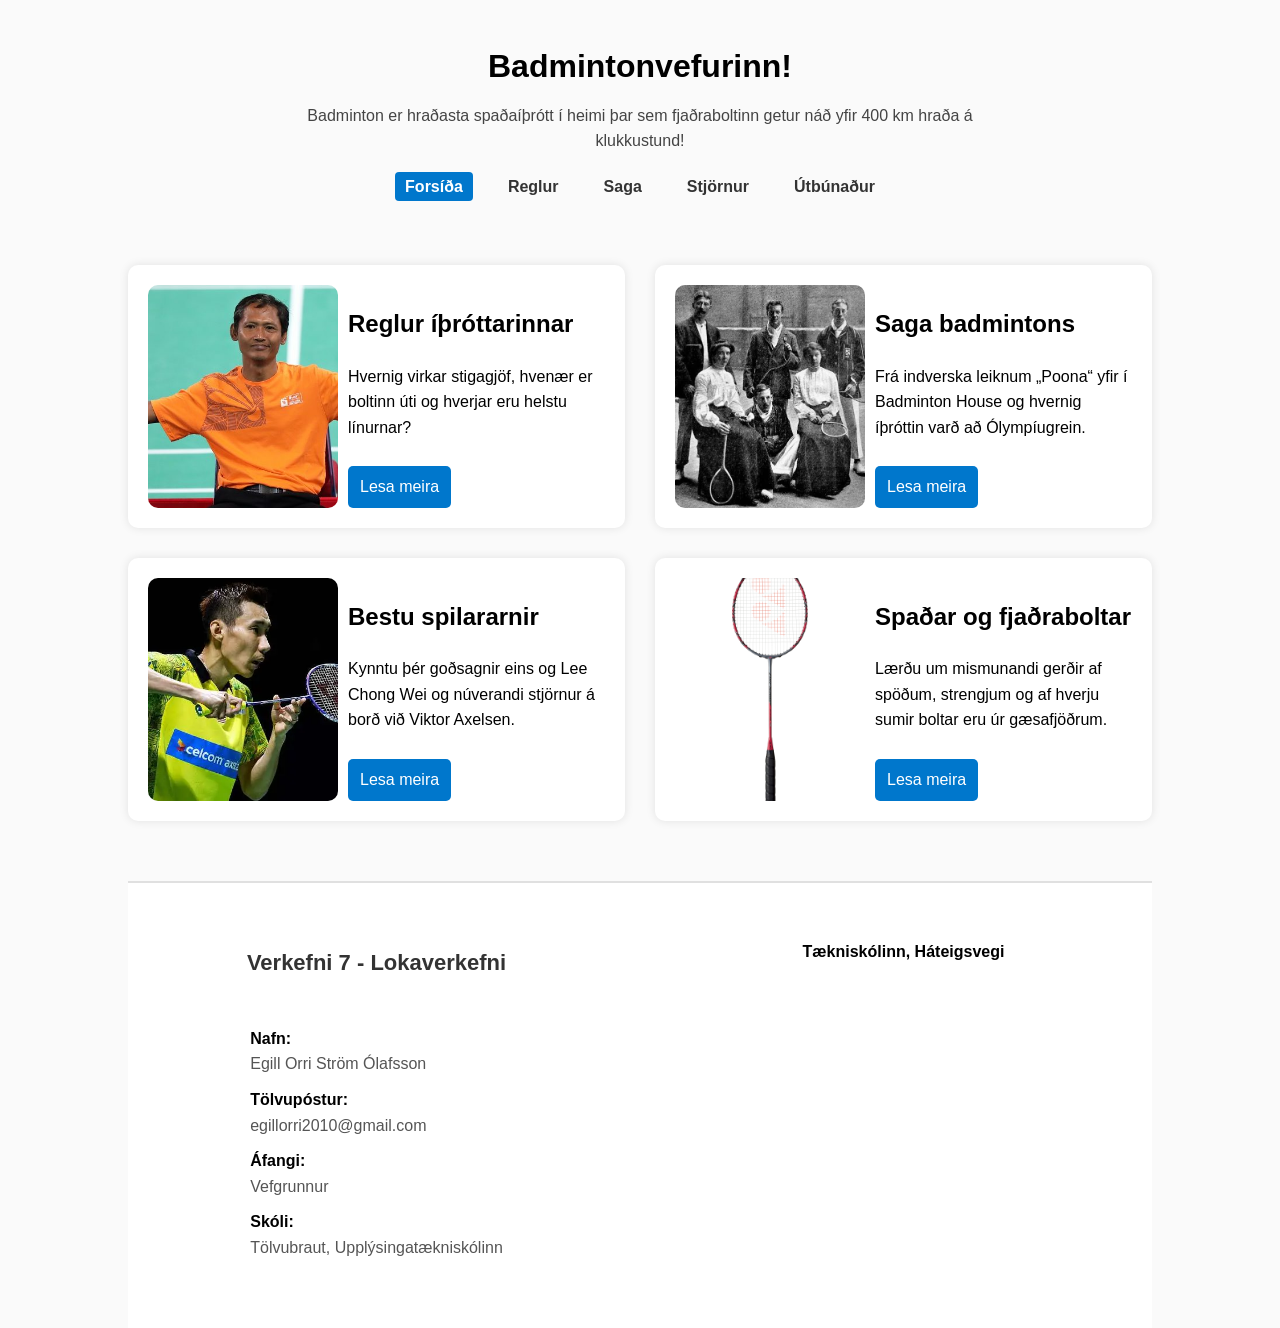
<file: index.html>
<!DOCTYPE html>
<html lang="is">
<head>
    <meta charset="UTF-8">
    <meta name="viewport" content="width=device-width, initial-scale=1.0">
    <title>Allt um Badminton</title>
    <link rel="stylesheet" href="styles.css">
</head>

<body>

    <header>
        <h1>Badmintonvefurinn!</h1>
        <p>Badminton er hraðasta spaðaíþrótt í heimi þar sem fjaðraboltinn getur náð yfir 400 km hraða á klukkustund!</p>

        <nav>
            <ul>
                <li><a href="index.html" class="active">Forsíða</a></li>
                <li><a href="reglur.html">Reglur</a></li>
                <li><a href="saga.html">Saga</a></li>
                <li><a href="stjornur.html">Stjörnur</a></li>
                <li><a href="utbunadur.html">Útbúnaður</a></li>
            </ul>
        </nav>
    </header>

    <main class="container">

        <section class="info-box">
            <div class="box-image img-reglur"></div>
            <div class="box-content">
                <h2>Reglur íþróttarinnar</h2>
                <p>Hvernig virkar stigagjöf, hvenær er boltinn úti og hverjar eru helstu línurnar?</p>
                <a href="reglur.html" class="btn">Lesa meira</a>
            </div>
        </section>

        <section class="info-box">
            <div class="box-image img-saga"></div>
            <div class="box-content">
                <h2>Saga badmintons</h2>
                <p>Frá indverska leiknum „Poona“ yfir í Badminton House og hvernig íþróttin varð að Ólympíugrein.</p>
                <a href="saga.html" class="btn">Lesa meira</a>
            </div>
        </section>

        <section class="info-box">
            <div class="box-image img-stjornur"></div>
            <div class="box-content">
                <h2>Bestu spilararnir</h2>
                <p>Kynntu þér goðsagnir eins og Lee Chong Wei og núverandi stjörnur á borð við Viktor Axelsen.</p>
                <a href="stjornur.html" class="btn">Lesa meira</a>
            </div>
        </section>

        <section class="info-box">
            <div class="box-image img-utbunadur"></div>
            <div class="box-content">
                <h2>Spaðar og fjaðraboltar</h2>
                <p>Lærðu um mismunandi gerðir af spöðum, strengjum og af hverju sumir boltar eru úr gæsafjöðrum.</p>
                <a href="utbunadur.html" class="btn">Lesa meira</a>
            </div>
        </section>

    </main>

    <footer>
        <div class="footer-efni">
            <div class="ritari">
                <h3>Verkefni 7 - Lokaverkefni</h3>
                <dl class="detailed-listi">
                    <dt>Nafn:</dt>
                    <dd>Egill Orri Ström Ólafsson</dd>

                    <dt>Tölvupóstur:</dt>
                    <dd>egillorri2010@gmail.com</dd>

                    <dt>Áfangi:</dt>
                    <dd>Vefgrunnur</dd>

                    <dt>Skóli:</dt>
                    <dd>Tölvubraut, Upplýsingatækniskólinn</dd>
                </dl>
            </div>

            <div class="map">
                <p>Tækniskólinn, Háteigsvegi</p>
                <iframe
                    src="https://maps.google.com/maps?q=64.1390675,-21.9026596&amp;z=16&amp;output=embed"
                    title="Kort af Tækniskólanum á Háteigsvegi"
                    height="300"
                    style="border:0;"
                    allowfullscreen=""
                    loading="lazy">
                </iframe>
            </div>
        </div>
    </footer>

</body>
</html>
</file>
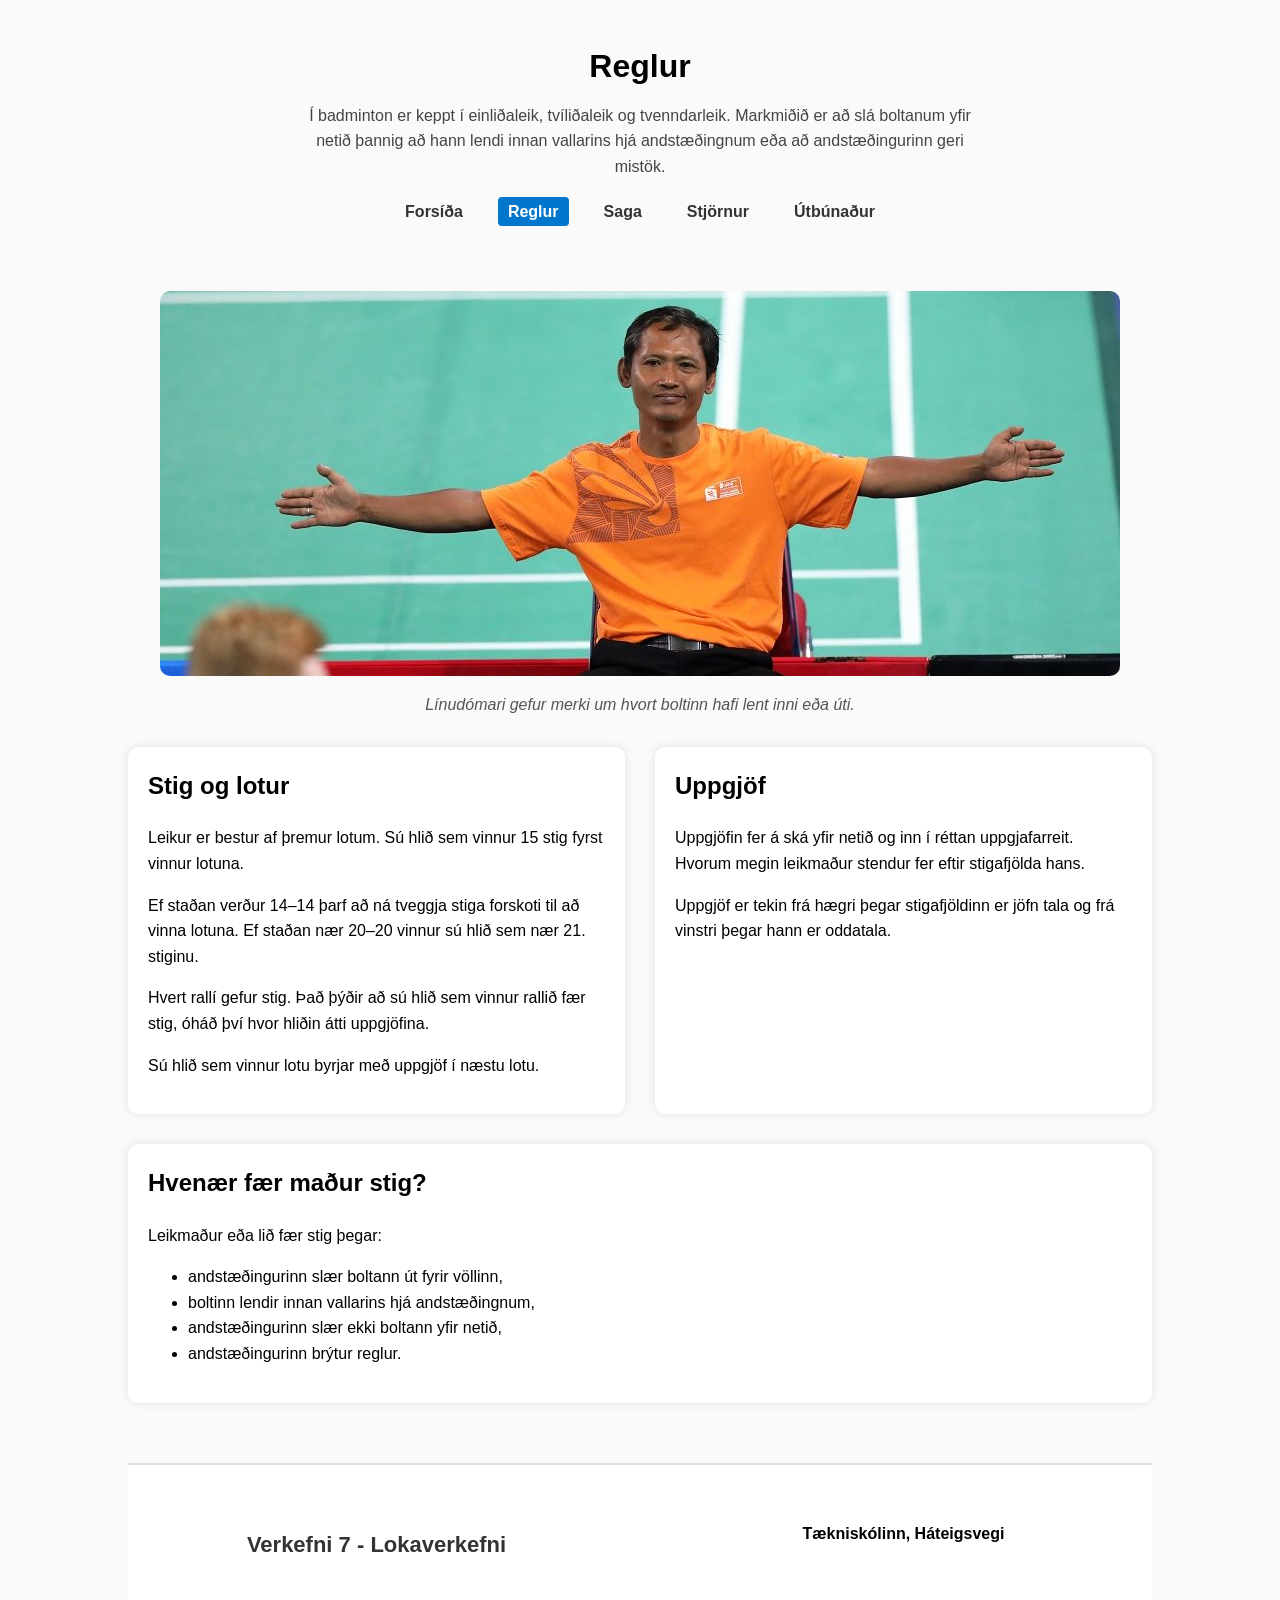
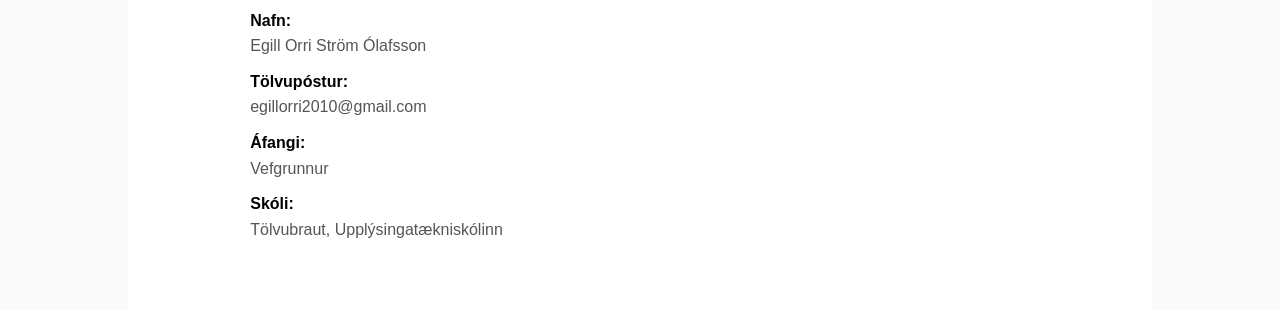
<file: reglur.html>
<!DOCTYPE html>
<html lang="is">
<head>
    <meta charset="UTF-8">
    <meta name="viewport" content="width=device-width, initial-scale=1.0">
    <title>Reglur í badminton</title>
    <link rel="stylesheet" href="styles.css">
</head>

<body>

    <header>
        <h1>Reglur</h1>
        <p>Í badminton er keppt í einliðaleik, tvíliðaleik og tvenndarleik. Markmiðið er að slá boltanum yfir netið þannig að hann lendi innan vallarins hjá andstæðingnum eða að andstæðingurinn geri mistök.</p>

        <nav>
            <ul>
                <li><a href="index.html">Forsíða</a></li>
                <li><a href="reglur.html" class="active">Reglur</a></li>
                <li><a href="saga.html">Saga</a></li>
                <li><a href="stjornur.html">Stjörnur</a></li>
                <li><a href="utbunadur.html">Útbúnaður</a></li>
            </ul>
        </nav>
    </header>

    <main class="greinar">

        <figure class="sidumynd">
            <img src="linu.png" alt="Línudómari með hendur út til hliðanna á badmintonvelli">
            <figcaption>Línudómari gefur merki um hvort boltinn hafi lent inni eða úti.</figcaption>
        </figure>

        <article class="reglur">
            <h2>Stig og lotur</h2>
            <p>Leikur er bestur af þremur lotum. Sú hlið sem vinnur 15 stig fyrst vinnur lotuna.</p>
            <p>Ef staðan verður 14–14 þarf að ná tveggja stiga forskoti til að vinna lotuna. Ef staðan nær 20–20 vinnur sú hlið sem nær 21. stiginu.</p>
            <p>Hvert rallí gefur stig. Það þýðir að sú hlið sem vinnur rallið fær stig, óháð því hvor hliðin átti uppgjöfina.</p>
            <p>Sú hlið sem vinnur lotu byrjar með uppgjöf í næstu lotu.</p>
        </article>

        <article class="reglur">
            <h2>Uppgjöf</h2>
            <p>Uppgjöfin fer á ská yfir netið og inn í réttan uppgjafarreit. Hvorum megin leikmaður stendur fer eftir stigafjölda hans.</p>
            <p>Uppgjöf er tekin frá hægri þegar stigafjöldinn er jöfn tala og frá vinstri þegar hann er oddatala.</p>
        </article>

        <article class="reglur breitt">
            <h2>Hvenær fær maður stig?</h2>
            <p>Leikmaður eða lið fær stig þegar:</p>
            <ul>
                <li>andstæðingurinn slær boltann út fyrir völlinn,</li>
                <li>boltinn lendir innan vallarins hjá andstæðingnum,</li>
                <li>andstæðingurinn slær ekki boltann yfir netið,</li>
                <li>andstæðingurinn brýtur reglur.</li>
            </ul>
        </article>

    </main>

    <footer>
        <div class="footer-efni">
            <div class="ritari">
                <h3>Verkefni 7 - Lokaverkefni</h3>
                <dl class="detailed-listi">
                    <dt>Nafn:</dt>
                    <dd>Egill Orri Ström Ólafsson</dd>

                    <dt>Tölvupóstur:</dt>
                    <dd>egillorri2010@gmail.com</dd>

                    <dt>Áfangi:</dt>
                    <dd>Vefgrunnur</dd>

                    <dt>Skóli:</dt>
                    <dd>Tölvubraut, Upplýsingatækniskólinn</dd>
                </dl>
            </div>

            <div class="map">
                <p>Tækniskólinn, Háteigsvegi</p>
                <iframe
                    src="https://maps.google.com/maps?q=64.1390675,-21.9026596&amp;z=16&amp;output=embed"
                    title="Kort af Tækniskólanum á Háteigsvegi"
                    height="300"
                    style="border:0;"
                    allowfullscreen=""
                    loading="lazy">
                </iframe>
            </div>
        </div>
    </footer>

</body>
</html>
</file>
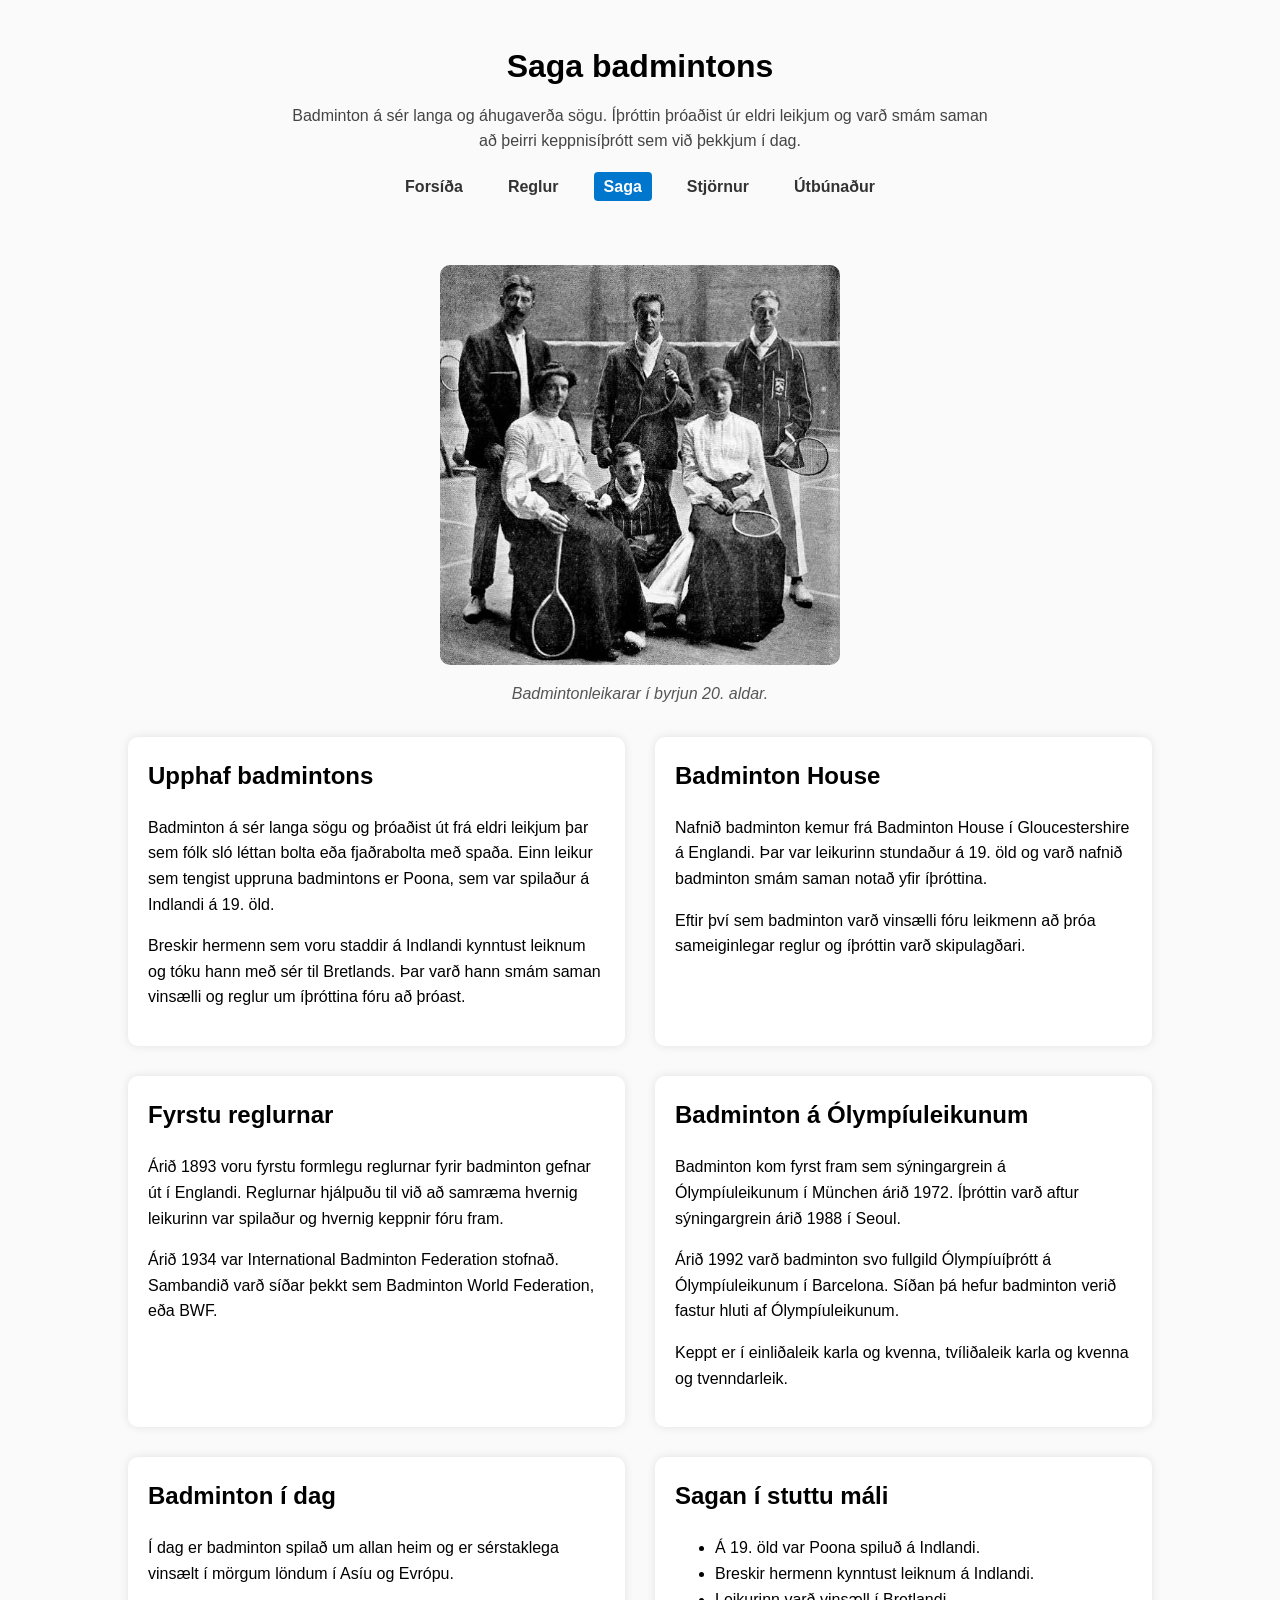
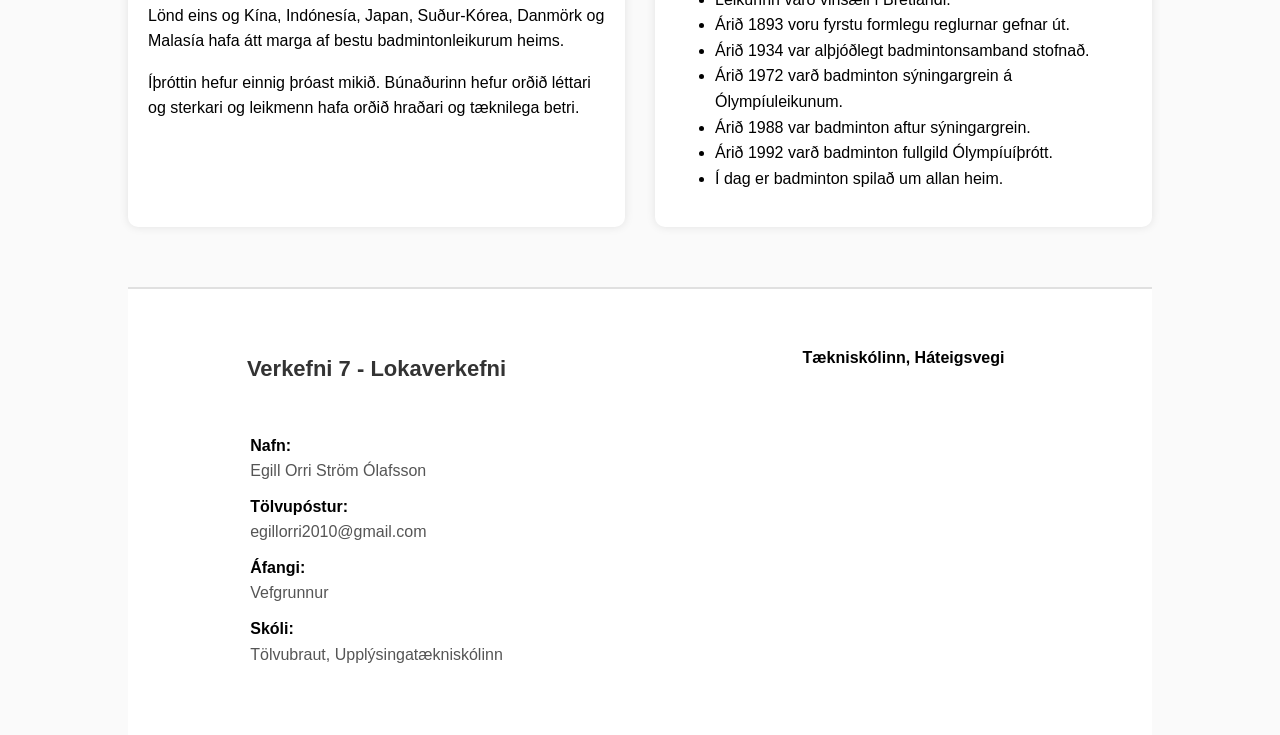
<file: saga.html>
<!DOCTYPE html>
<html lang="is">
<head>
    <meta charset="UTF-8">
    <meta name="viewport" content="width=device-width, initial-scale=1.0">
    <title>Saga badmintons</title>
    <link rel="stylesheet" href="styles.css">
</head>

<body>

    <header>
        <h1>Saga badmintons</h1>
        <p>Badminton á sér langa og áhugaverða sögu. Íþróttin þróaðist úr eldri leikjum og varð smám saman að þeirri keppnisíþrótt sem við þekkjum í dag.</p>

        <nav>
            <ul>
                <li><a href="index.html">Forsíða</a></li>
                <li><a href="reglur.html">Reglur</a></li>
                <li><a href="saga.html" class="active">Saga</a></li>
                <li><a href="stjornur.html">Stjörnur</a></li>
                <li><a href="utbunadur.html">Útbúnaður</a></li>
            </ul>
        </nav>
    </header>

    <main class="greinar">

        <figure class="sidumynd">
            <img src="svart.png" alt="Gömul svarthvít ljósmynd af badmintonleikurum með spaða">
            <figcaption>Badmintonleikarar í byrjun 20. aldar.</figcaption>
        </figure>

        <article class="saga">
            <h2>Upphaf badmintons</h2>
            <p>
                Badminton á sér langa sögu og þróaðist út frá eldri
                leikjum þar sem fólk sló léttan bolta eða fjaðrabolta
                með spaða. Einn leikur sem tengist uppruna badmintons
                er Poona, sem var spilaður á Indlandi á 19. öld.
            </p>
            <p>
                Breskir hermenn sem voru staddir á Indlandi kynntust
                leiknum og tóku hann með sér til Bretlands. Þar varð
                hann smám saman vinsælli og reglur um íþróttina fóru
                að þróast.
            </p>
        </article>

        <article class="saga">
            <h2>Badminton House</h2>
            <p>
                Nafnið badminton kemur frá Badminton House í
                Gloucestershire á Englandi. Þar var leikurinn
                stundaður á 19. öld og varð nafnið badminton smám
                saman notað yfir íþróttina.
            </p>
            <p>
                Eftir því sem badminton varð vinsælli fóru leikmenn
                að þróa sameiginlegar reglur og íþróttin varð
                skipulagðari.
            </p>
        </article>

        <article class="saga">
            <h2>Fyrstu reglurnar</h2>
            <p>
                Árið 1893 voru fyrstu formlegu reglurnar fyrir
                badminton gefnar út í Englandi. Reglurnar hjálpuðu
                til við að samræma hvernig leikurinn var spilaður
                og hvernig keppnir fóru fram.
            </p>
            <p>
                Árið 1934 var International Badminton Federation
                stofnað. Sambandið varð síðar þekkt sem Badminton
                World Federation, eða BWF.
            </p>
        </article>

        <article class="saga">
            <h2>Badminton á Ólympíuleikunum</h2>
            <p>
                Badminton kom fyrst fram sem sýningargrein á
                Ólympíuleikunum í München árið 1972. Íþróttin
                varð aftur sýningargrein árið 1988 í Seoul.
            </p>
            <p>
                Árið 1992 varð badminton svo fullgild
                Ólympíuíþrótt á Ólympíuleikunum í Barcelona.
                Síðan þá hefur badminton verið fastur hluti af
                Ólympíuleikunum.
            </p>
            <p>
                Keppt er í einliðaleik karla og kvenna,
                tvíliðaleik karla og kvenna og tvenndarleik.
            </p>
        </article>

        <article class="saga">
            <h2>Badminton í dag</h2>
            <p>
                Í dag er badminton spilað um allan heim og er
                sérstaklega vinsælt í mörgum löndum í Asíu og
                Evrópu.
            </p>
            <p>
                Lönd eins og Kína, Indónesía, Japan, Suður-Kórea,
                Danmörk og Malasía hafa átt marga af bestu
                badmintonleikurum heims.
            </p>
            <p>
                Íþróttin hefur einnig þróast mikið. Búnaðurinn
                hefur orðið léttari og sterkari og leikmenn hafa
                orðið hraðari og tæknilega betri.
            </p>
        </article>

        <article class="saga">
            <h2>Sagan í stuttu máli</h2>
            <ul>
                <li>Á 19. öld var Poona spiluð á Indlandi.</li>
                <li>Breskir hermenn kynntust leiknum á Indlandi.</li>
                <li>Leikurinn varð vinsæll í Bretlandi.</li>
                <li>Árið 1893 voru fyrstu formlegu reglurnar gefnar út.</li>
                <li>Árið 1934 var alþjóðlegt badmintonsamband stofnað.</li>
                <li>Árið 1972 varð badminton sýningargrein á Ólympíuleikunum.</li>
                <li>Árið 1988 var badminton aftur sýningargrein.</li>
                <li>Árið 1992 varð badminton fullgild Ólympíuíþrótt.</li>
                <li>Í dag er badminton spilað um allan heim.</li>
            </ul>
        </article>

    </main>

    <footer>
        <div class="footer-efni">
            <div class="ritari">
                <h3>Verkefni 7 - Lokaverkefni</h3>
                <dl class="detailed-listi">
                    <dt>Nafn:</dt>
                    <dd>Egill Orri Ström Ólafsson</dd>

                    <dt>Tölvupóstur:</dt>
                    <dd>egillorri2010@gmail.com</dd>

                    <dt>Áfangi:</dt>
                    <dd>Vefgrunnur</dd>

                    <dt>Skóli:</dt>
                    <dd>Tölvubraut, Upplýsingatækniskólinn</dd>
                </dl>
            </div>

            <div class="map">
                <p>Tækniskólinn, Háteigsvegi</p>
                <iframe
                    src="https://maps.google.com/maps?q=64.1390675,-21.9026596&amp;z=16&amp;output=embed"
                    title="Kort af Tækniskólanum á Háteigsvegi"
                    height="300"
                    style="border:0;"
                    allowfullscreen=""
                    loading="lazy">
                </iframe>
            </div>
        </div>
    </footer>

</body>
</html>
</file>
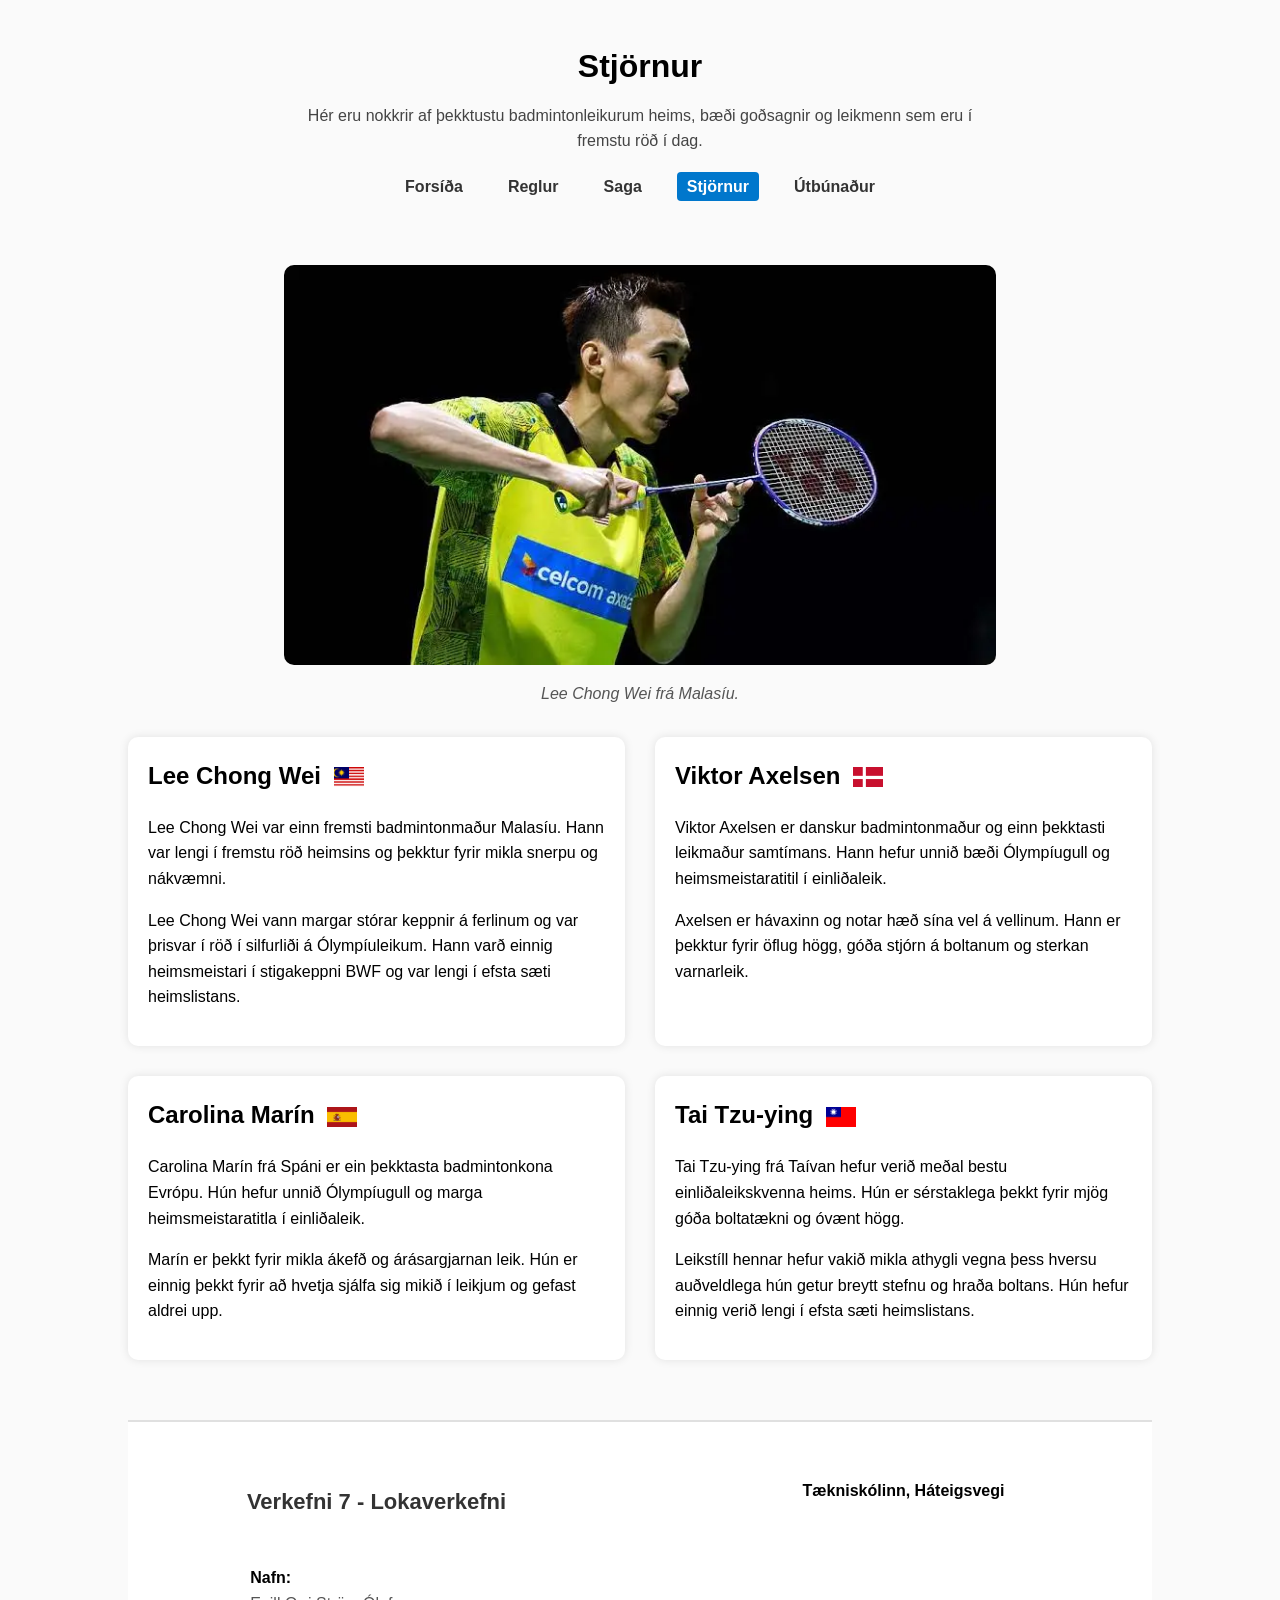
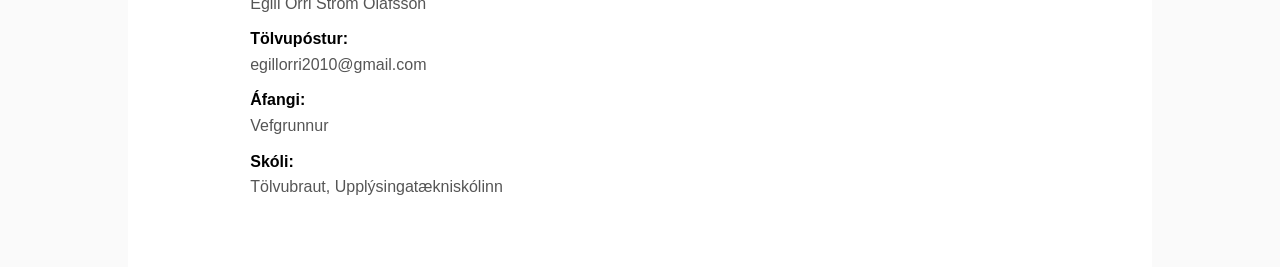
<file: stjornur.html>
<!DOCTYPE html>
<html lang="is">
<head>
    <meta charset="UTF-8">
    <meta name="viewport" content="width=device-width, initial-scale=1.0">
    <title>Stjörnur í badminton</title>
    <link rel="stylesheet" href="styles.css">
</head>

<body>

    <header>
        <h1>Stjörnur</h1>
        <p>Hér eru nokkrir af þekktustu badmintonleikurum heims, bæði goðsagnir og leikmenn sem eru í fremstu röð í dag.</p>

        <nav>
            <ul>
                <li><a href="index.html">Forsíða</a></li>
                <li><a href="reglur.html">Reglur</a></li>
                <li><a href="saga.html">Saga</a></li>
                <li><a href="stjornur.html" class="active">Stjörnur</a></li>
                <li><a href="utbunadur.html">Útbúnaður</a></li>
            </ul>
        </nav>
    </header>

    <main class="greinar">

        <figure class="sidumynd">
            <img src="Lee.png" alt="Lee Chong Wei í gulri treyju að slá fjaðrabolta">
            <figcaption>Lee Chong Wei frá Malasíu.</figcaption>
        </figure>

        <article class="stjarna">
            <h2>Lee Chong Wei <img class="fani" src="my.png" alt="Fáni Malasíu" width="30" height="20"></h2>
            <p>Lee Chong Wei var einn fremsti badmintonmaður Malasíu. Hann var lengi í fremstu röð heimsins og þekktur fyrir mikla snerpu og nákvæmni.</p>
            <p>Lee Chong Wei vann margar stórar keppnir á ferlinum og var þrisvar í röð í silfurliði á Ólympíuleikum. Hann varð einnig heimsmeistari í stigakeppni BWF og var lengi í efsta sæti heimslistans.</p>
        </article>

        <article class="stjarna">
            <h2>Viktor Axelsen <img class="fani" src="dk.png" alt="Fáni Danmerkur" width="30" height="20"></h2>
            <p>Viktor Axelsen er danskur badmintonmaður og einn þekktasti leikmaður samtímans. Hann hefur unnið bæði Ólympíugull og heimsmeistaratitil í einliðaleik.</p>
            <p>Axelsen er hávaxinn og notar hæð sína vel á vellinum. Hann er þekktur fyrir öflug högg, góða stjórn á boltanum og sterkan varnarleik.</p>
        </article>

        <article class="stjarna">
            <h2>Carolina Marín <img class="fani" src="es.png" alt="Fáni Spánar" width="30" height="20"></h2>
            <p>Carolina Marín frá Spáni er ein þekktasta badmintonkona Evrópu. Hún hefur unnið Ólympíugull og marga heimsmeistaratitla í einliðaleik.</p>
            <p>Marín er þekkt fyrir mikla ákefð og árásargjarnan leik. Hún er einnig þekkt fyrir að hvetja sjálfa sig mikið í leikjum og gefast aldrei upp.</p>
        </article>

        <article class="stjarna">
            <h2>Tai Tzu-ying <img class="fani" src="rc.png" alt="Fáni Taívans" width="30" height="20"></h2>
            <p>Tai Tzu-ying frá Taívan hefur verið meðal bestu einliðaleikskvenna heims. Hún er sérstaklega þekkt fyrir mjög góða boltatækni og óvænt högg.</p>
            <p>Leikstíll hennar hefur vakið mikla athygli vegna þess hversu auðveldlega hún getur breytt stefnu og hraða boltans. Hún hefur einnig verið lengi í efsta sæti heimslistans.</p>
        </article>

    </main>

    <footer>
        <div class="footer-efni">
            <div class="ritari">
                <h3>Verkefni 7 - Lokaverkefni</h3>
                <dl class="detailed-listi">
                    <dt>Nafn:</dt>
                    <dd>Egill Orri Ström Ólafsson</dd>

                    <dt>Tölvupóstur:</dt>
                    <dd>egillorri2010@gmail.com</dd>

                    <dt>Áfangi:</dt>
                    <dd>Vefgrunnur</dd>

                    <dt>Skóli:</dt>
                    <dd>Tölvubraut, Upplýsingatækniskólinn</dd>
                </dl>
            </div>

            <div class="map">
                <p>Tækniskólinn, Háteigsvegi</p>
                <iframe
                    src="https://maps.google.com/maps?q=64.1390675,-21.9026596&amp;z=16&amp;output=embed"
                    title="Kort af Tækniskólanum á Háteigsvegi"
                    height="300"
                    style="border:0;"
                    allowfullscreen=""
                    loading="lazy">
                </iframe>
            </div>
        </div>
    </footer>

</body>
</html>
</file>
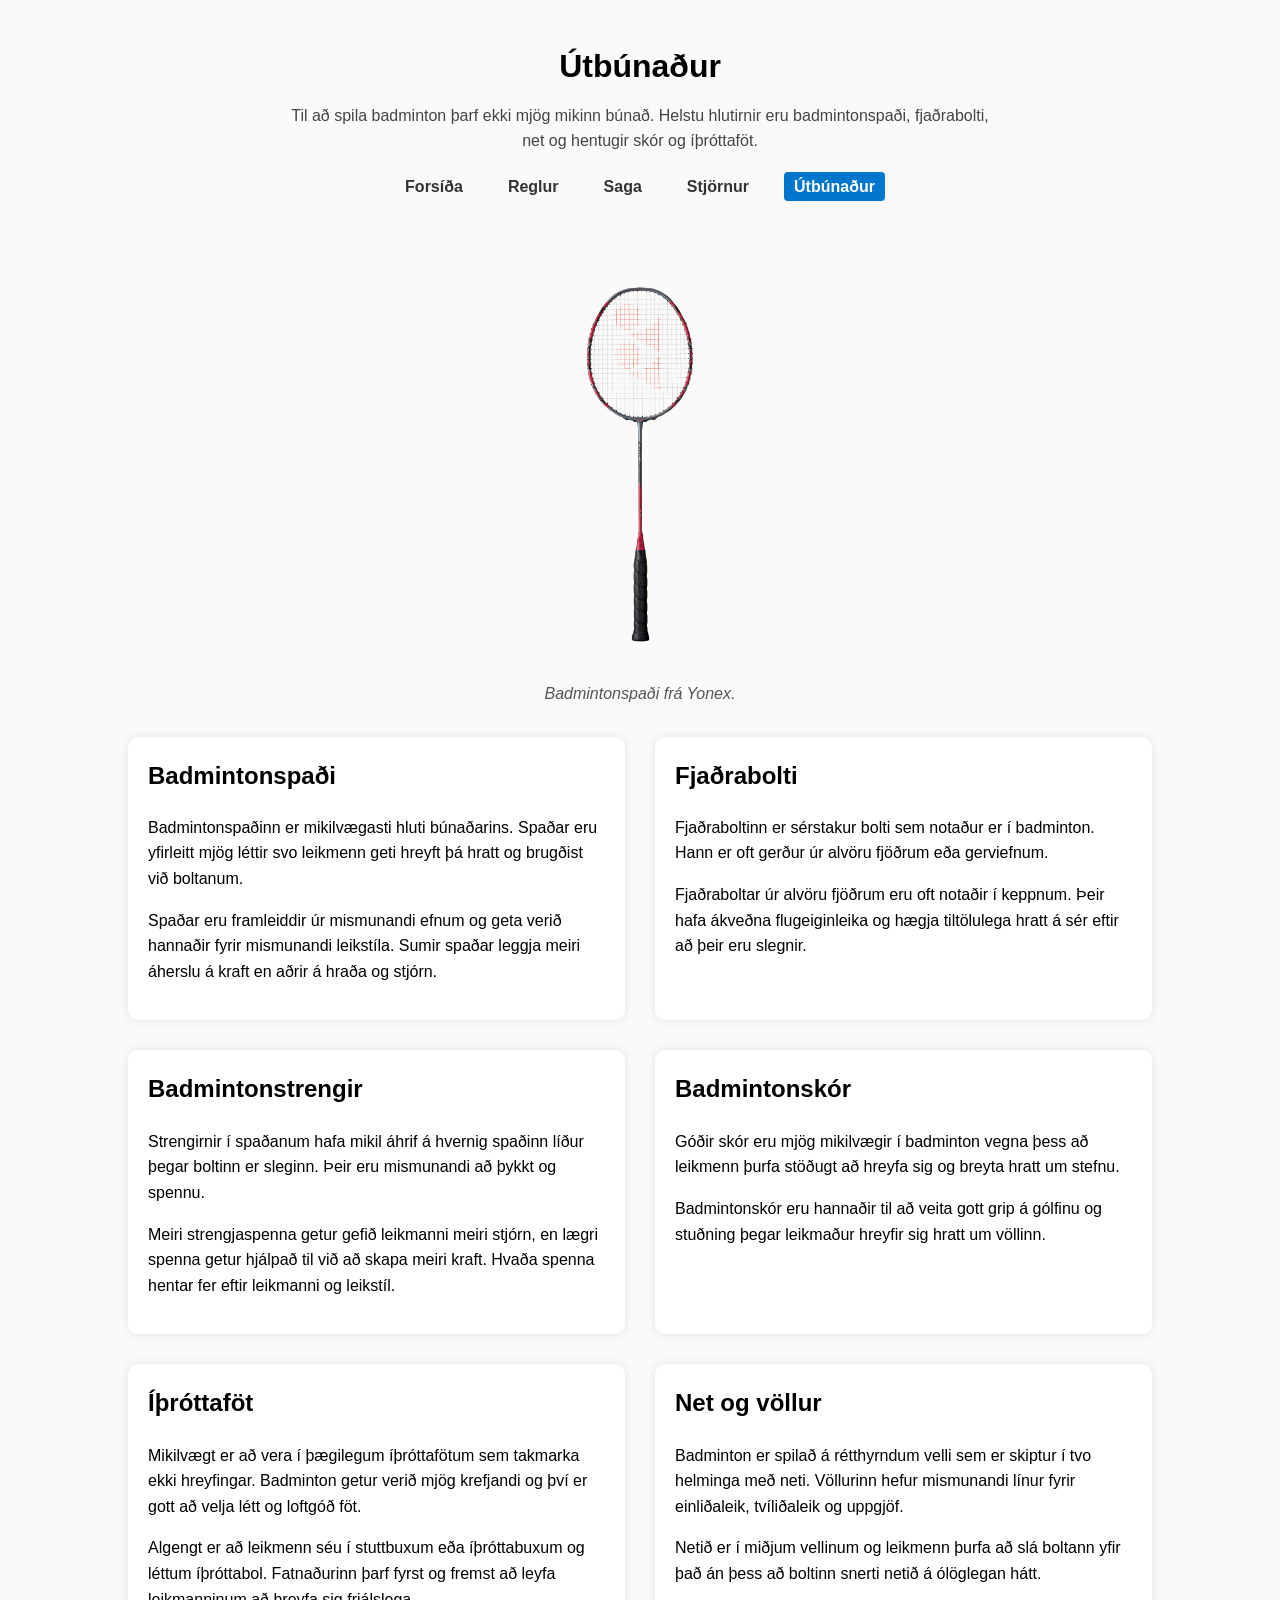
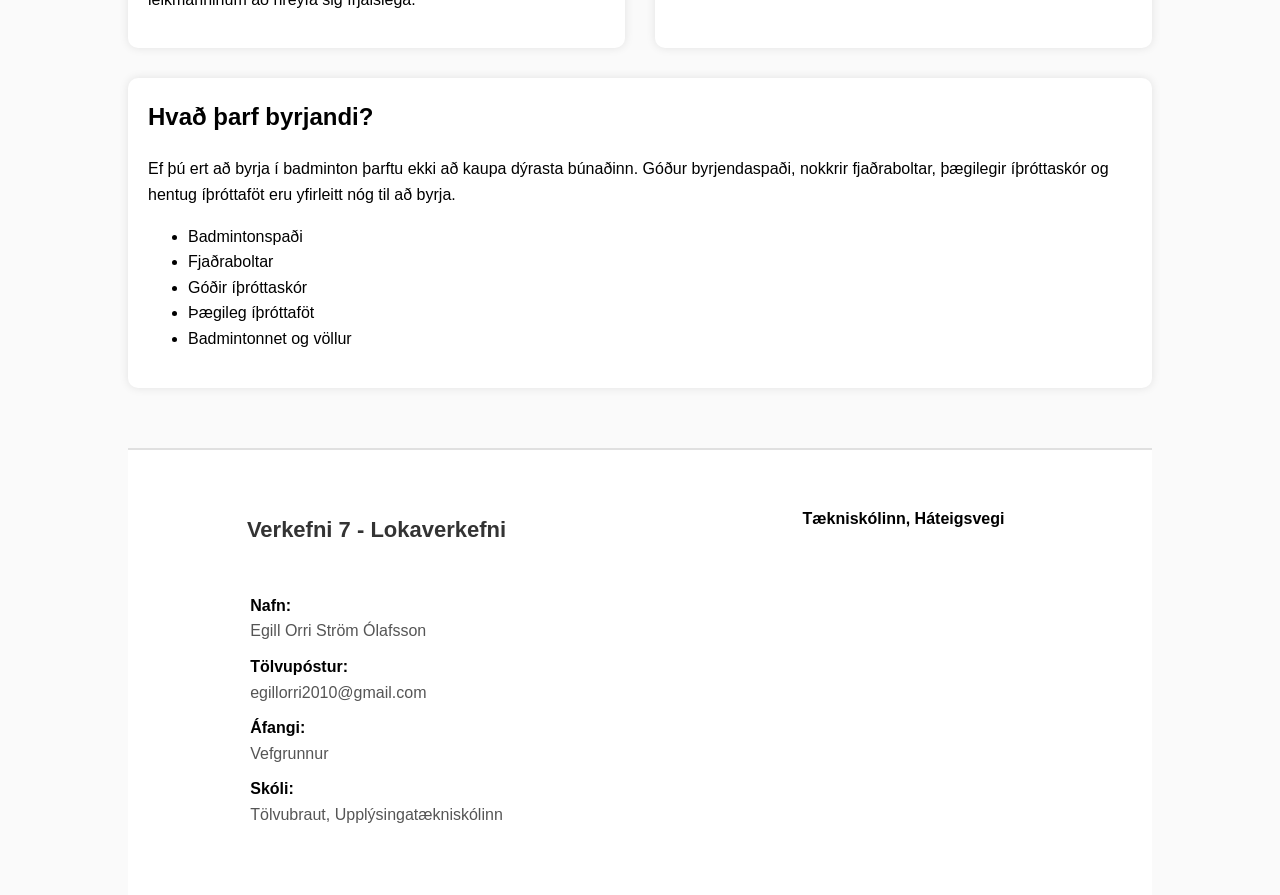
<file: utbunadur.html>
<!DOCTYPE html>
<html lang="is">
<head>
    <meta charset="UTF-8">
    <meta name="viewport" content="width=device-width, initial-scale=1.0">
    <title>Útbúnaður í badminton</title>
    <link rel="stylesheet" href="styles.css">
</head>

<body>

    <header>
        <h1>Útbúnaður</h1>

        <p>
            Til að spila badminton þarf ekki mjög mikinn búnað.
            Helstu hlutirnir eru badmintonspaði, fjaðrabolti,
            net og hentugir skór og íþróttaföt.
        </p>

        <nav>
            <ul>
                <li><a href="index.html">Forsíða</a></li>
                <li><a href="reglur.html">Reglur</a></li>
                <li><a href="saga.html">Saga</a></li>
                <li><a href="stjornur.html">Stjörnur</a></li>
                <li><a href="utbunadur.html" class="active">Útbúnaður</a></li>
            </ul>
        </nav>
    </header>

    <main class="greinar">

        <figure class="sidumynd">
            <img src="arc11.png" alt="Rauður og hvítur badmintonspaði á svörtum bakgrunni">
            <figcaption>Badmintonspaði frá Yonex.</figcaption>
        </figure>

        <article class="utbunadur">
            <h2>Badmintonspaði</h2>

            <p>
                Badmintonspaðinn er mikilvægasti hluti búnaðarins.
                Spaðar eru yfirleitt mjög léttir svo leikmenn geti
                hreyft þá hratt og brugðist við boltanum.
            </p>

            <p>
                Spaðar eru framleiddir úr mismunandi efnum og geta
                verið hannaðir fyrir mismunandi leikstíla. Sumir
                spaðar leggja meiri áherslu á kraft en aðrir á
                hraða og stjórn.
            </p>
        </article>

        <article class="utbunadur">
            <h2>Fjaðrabolti</h2>

            <p>
                Fjaðraboltinn er sérstakur bolti sem notaður er í
                badminton. Hann er oft gerður úr alvöru fjöðrum
                eða gerviefnum.
            </p>

            <p>
                Fjaðraboltar úr alvöru fjöðrum eru oft notaðir í
                keppnum. Þeir hafa ákveðna flugeiginleika og hægja
                tiltölulega hratt á sér eftir að þeir eru slegnir.
            </p>
        </article>

        <article class="utbunadur">
            <h2>Badmintonstrengir</h2>

            <p>
                Strengirnir í spaðanum hafa mikil áhrif á hvernig
                spaðinn líður þegar boltinn er sleginn. Þeir eru
                mismunandi að þykkt og spennu.
            </p>

            <p>
                Meiri strengjaspenna getur gefið leikmanni meiri
                stjórn, en lægri spenna getur hjálpað til við að
                skapa meiri kraft. Hvaða spenna hentar fer eftir
                leikmanni og leikstíl.
            </p>
        </article>

        <article class="utbunadur">
            <h2>Badmintonskór</h2>

            <p>
                Góðir skór eru mjög mikilvægir í badminton vegna
                þess að leikmenn þurfa stöðugt að hreyfa sig og
                breyta hratt um stefnu.
            </p>

            <p>
                Badmintonskór eru hannaðir til að veita gott grip
                á gólfinu og stuðning þegar leikmaður hreyfir sig
                hratt um völlinn.
            </p>
        </article>

        <article class="utbunadur">
            <h2>Íþróttaföt</h2>

            <p>
                Mikilvægt er að vera í þægilegum íþróttafötum
                sem takmarka ekki hreyfingar. Badminton getur
                verið mjög krefjandi og því er gott að velja
                létt og loftgóð föt.
            </p>

            <p>
                Algengt er að leikmenn séu í stuttbuxum eða
                íþróttabuxum og léttum íþróttabol. Fatnaðurinn
                þarf fyrst og fremst að leyfa leikmanninum að
                hreyfa sig frjálslega.
            </p>
        </article>

        <article class="utbunadur">
            <h2>Net og völlur</h2>

            <p>
                Badminton er spilað á rétthyrndum velli sem er
                skiptur í tvo helminga með neti. Völlurinn hefur
                mismunandi línur fyrir einliðaleik, tvíliðaleik
                og uppgjöf.
            </p>

            <p>
                Netið er í miðjum vellinum og leikmenn þurfa að
                slá boltann yfir það án þess að boltinn snerti
                netið á ólöglegan hátt.
            </p>
        </article>


        <article class="utbunadur breitt">
            <h2>Hvað þarf byrjandi?</h2>

            <p>
                Ef þú ert að byrja í badminton þarftu ekki að
                kaupa dýrasta búnaðinn. Góður byrjendaspaði,
                nokkrir fjaðraboltar, þægilegir íþróttaskór og
                hentug íþróttaföt eru yfirleitt nóg til að byrja.
            </p>

            <ul>
                <li>Badmintonspaði</li>
                <li>Fjaðraboltar</li>
                <li>Góðir íþróttaskór</li>
                <li>Þægileg íþróttaföt</li>
                <li>Badmintonnet og völlur</li>
            </ul>
        </article>

    </main>

    <footer>
        <div class="footer-efni">
            <div class="ritari">
                <h3>Verkefni 7 - Lokaverkefni</h3>
                <dl class="detailed-listi">
                    <dt>Nafn:</dt>
                    <dd>Egill Orri Ström Ólafsson</dd>

                    <dt>Tölvupóstur:</dt>
                    <dd>egillorri2010@gmail.com</dd>

                    <dt>Áfangi:</dt>
                    <dd>Vefgrunnur</dd>

                    <dt>Skóli:</dt>
                    <dd>Tölvubraut, Upplýsingatækniskólinn</dd>
                </dl>
            </div>

            <div class="map">
                <p>Tækniskólinn, Háteigsvegi</p>
                <iframe
                    src="https://maps.google.com/maps?q=64.1390675,-21.9026596&amp;z=16&amp;output=embed"
                    title="Kort af Tækniskólanum á Háteigsvegi"
                    height="300"
                    style="border:0;"
                    allowfullscreen=""
                    loading="lazy">
                </iframe>
            </div>
        </div>
    </footer>

</body>
</html>
</file>
<file: styles.css>
html {
    scroll-behavior: smooth;
}

body {
    margin: 0 auto;
    width: 80%;
    font-family: Arial, sans-serif;
    line-height: 1.6;
    background: #fafafa;
}

img {
    max-width: 100%;
    height: auto;
}


header {
    text-align: center;
    padding: 20px 0;
}

header h1 {
    margin-bottom: 10px;
}

header p {
    max-width: 700px;
    margin: 0 auto 20px auto;
    color: #444;
}

nav ul {
    list-style: none;
    padding: 0;
    display: flex;
    justify-content: center;
    gap: 25px;
}

nav a {
    text-decoration: none;
    color: #333;
    font-weight: bold;
    padding: 6px 10px;
    border-radius: 4px;
}

nav a:hover {
    background: #e0e0e0;
}

nav a.active {
    background: #0077cc;
    color: white;
}


main {
    margin-top: 30px;
}

article {
    margin-bottom: 40px;
}


.container {
    display: grid;
    gap: 30px;
}

.info-box {
    display: grid;
    grid-template-columns: 200px auto;
    background: white;
    padding: 20px;
    border-radius: 10px;
    box-shadow: 0 0 10px rgba(0, 0, 0, 0.1);
}

.box-image {
    margin-right: 10px;
    background-size: cover;
    background-position: center;
    border-radius: 10px;
}

.img-reglur {
    background-image: url("linu.png");
}

.img-utbunadur {
    background-image: url("arc11.png");
}

.img-saga {
    background-image: url("svart.png");
}

.img-stjornur {
    background-image: url("Lee.png");
}

.btn {
    display: inline-block;
    margin-top: 10px;
    padding: 8px 12px;
    background: #0077cc;
    color: white;
    text-decoration: none;
    border-radius: 5px;
}

.btn:hover {
    background: #005fa3;
}


.greinar {
    display: grid;
    grid-template-columns: 1fr 1fr;
    gap: 30px;
}

.greinar article {
    margin-bottom: 0;
    background: white;
    padding: 20px;
    border-radius: 10px;
    box-shadow: 0 0 10px rgba(0, 0, 0, 0.1);
}

.greinar h2 {
    margin-top: 0;
}

.breitt {
    grid-column: 1 / -1;
}

.sidumynd {
    grid-column: 1 / -1;
    margin: 0;
    text-align: center;
}

.sidumynd img {
    max-height: 400px;
    width: auto;
    border-radius: 10px;
}

.sidumynd figcaption {
    margin-top: 8px;
    color: #555;
    font-style: italic;
}

.fani {
    width: 30px;
    height: 20px;
    object-fit: cover;
    vertical-align: middle;
    margin-left: 6px;
}


footer {
    margin-top: 60px;
    padding: 40px 0;
    background: #ffffff;
    border-top: 2px solid #e0e0e0;
    text-align: center;
}

footer h3 {
    margin-bottom: 20px;
    font-size: 22px;
    color: #333;
}

.footer-efni {
    display: grid;
    grid-template-columns: 1fr 1fr;
    gap: 30px;
}

footer .ritari {
    max-width: 600px;
    margin: 0 auto;
}

footer dl {
    display: inline-block;
    text-align: left;
}

footer dt {
    font-weight: bold;
    margin-top: 10px;
}

footer dd {
    margin: 0;
    color: #555;
}

.map p {
    font-weight: bold;
}

.map iframe {
    width: 100%;
    border-radius: 10px;
}


@media screen and (max-width: 768px) {
    body {
        width: 95%;
    }

    nav ul {
        flex-direction: column;
        gap: 10px;
    }

    nav a {
        display: block;
        padding: 10px;
    }

    .box-image {
        display: none;
    }

    .info-box {
        grid-template-columns: 1fr;
        text-align: center;
    }

    .greinar {
        grid-template-columns: 1fr;
    }

    .sidumynd img {
        max-height: 250px;
    }

    .footer-efni {
        grid-template-columns: 1fr;
    }
}


@media screen and (min-width: 1024px) {
    .container {
        grid-template-columns: 1fr 1fr;
    }
}
</file>
